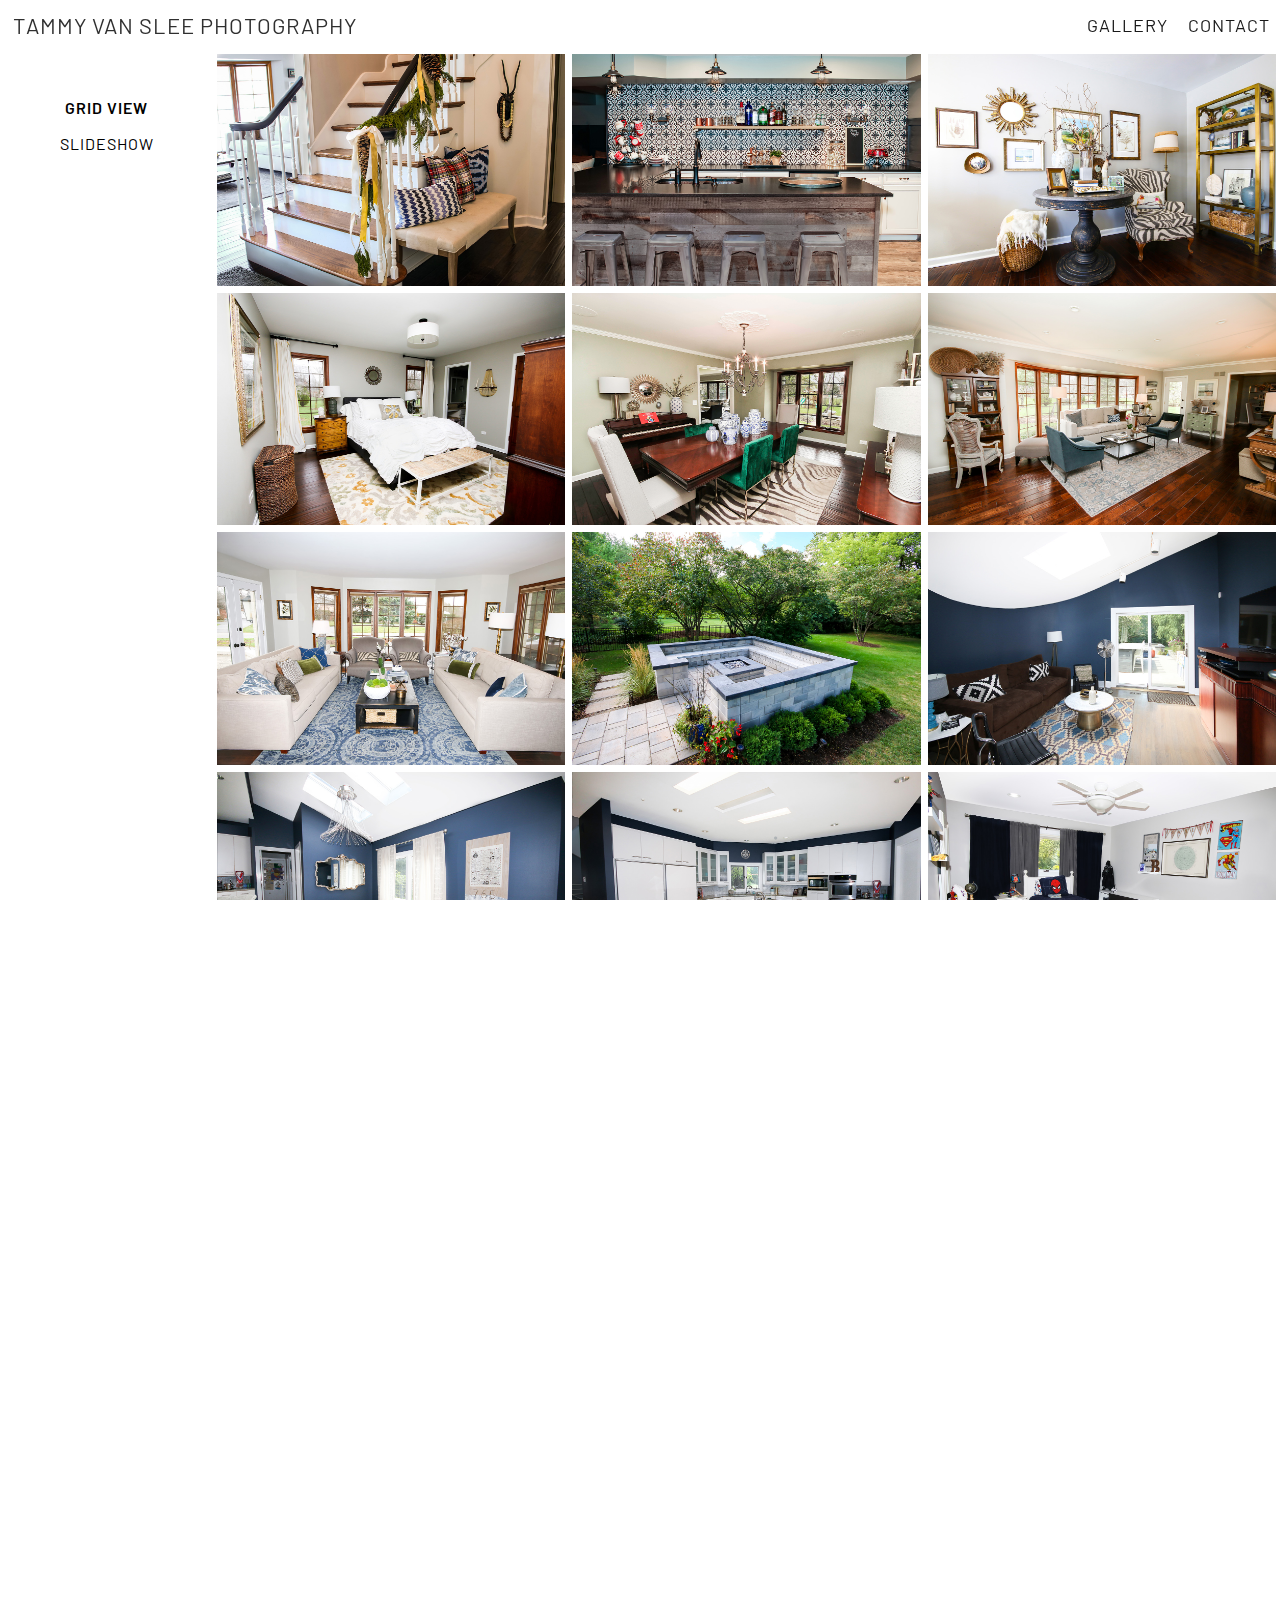
<file: gallery.html>
<!DOCTYPE html>
<html lang="en">
<head>
    <!-- bootstrap -->
    <link rel="stylesheet" href="https://maxcdn.bootstrapcdn.com/bootstrap/4.0.0/css/bootstrap.min.css" integrity="sha384-Gn5384xqQ1aoWXA+058RXPxPg6fy4IWvTNh0E263XmFcJlSAwiGgFAW/dAiS6JXm" crossorigin="anonymous">
    <script src="https://code.jquery.com/jquery-3.2.1.slim.min.js" integrity="sha384-KJ3o2DKtIkvYIK3UENzmM7KCkRr/rE9/Qpg6aAZGJwFDMVNA/GpGFF93hXpG5KkN" crossorigin="anonymous"></script>
    <script src="https://cdnjs.cloudflare.com/ajax/libs/popper.js/1.12.9/umd/popper.min.js" integrity="sha384-ApNbgh9B+Y1QKtv3Rn7W3mgPxhU9K/ScQsAP7hUibX39j7fakFPskvXusvfa0b4Q" crossorigin="anonymous"></script>
    <script src="https://maxcdn.bootstrapcdn.com/bootstrap/4.0.0/js/bootstrap.min.js" integrity="sha384-JZR6Spejh4U02d8jOt6vLEHfe/JQGiRRSQQxSfFWpi1MquVdAyjUar5+76PVCmYl" crossorigin="anonymous"></script>
    <!-- carousel -->
    <link rel="stylesheet" type="text/css" href="css/demo.css" />
    <link rel="stylesheet" type="text/css" href="css/style1.css" />
    <script type="text/javascript" src="js/modernizr.custom.86080.js"></script>  
    <!-- animate   -->
    <link rel="stylesheet" type="text/css" href="css/animate.css">
    <!-- font awesome -->
    <link rel="stylesheet" href="https://use.fontawesome.com/releases/v5.0.10/css/all.css" integrity="sha384-+d0P83n9kaQMCwj8F4RJB66tzIwOKmrdb46+porD/OvrJ+37WqIM7UoBtwHO6Nlg" crossorigin="anonymous">
    <!-- google fonts -->
    <link href="https://fonts.googleapis.com/css?family=Barlow|Didact+Gothic" rel="stylesheet">
    <!-- personal -->
    <link rel="stylesheet" type="text/css" href="css/style.css">
    <script src="js/app.js"></script>

    <meta charset="UTF-8">
    <meta name="viewport" content="width=device-width, initial-scale=1.0">
    <meta http-equiv="X-UA-Compatible" content="ie=edge">
    <link rel="icon" href="images/favicon2.ico" type="image/x-icon" />
    <title>Tammy van Slee</title>
</head>
<body>

    <div class="container-fluid container-gallery">

        <!-- NAVBAR -->
        <nav class="navbar navbar-expand-lg navbar-light codrops-top">
            <a class="navbar-brand navleft" href="index.html">
                Tammy van Slee Photography
            </a>
            <button class="navbar-toggler" type="button" data-toggle="collapse" data-target="#navbarNav" aria-controls="navbarNav" aria-expanded="false" aria-label="Toggle navigation">
              <span class="navbar-toggler-icon"></span>
            </button>
            <div class="collapse navbar-collapse justify-content-end" id="navbarNav">
              <ul class="navbar-nav">
                <li class="nav-item">
                    <a class="navright" href="gallery.html">Gallery</a>
                </li>
                <li class="nav-item">
                    <button type="button" class="btn btn-primary navright" data-toggle="modal" data-target="#exampleModal">
                        CONTACT
                    </button>
                </li>
              </ul>
            </div>
        </nav>

        <!-- gallery -->
        <div class="galleryCont">
            <div class="row">
                
                    <div class="col-md-2 sideNav">
                        <!-- SIDE NAV -->
                        <div class="row">
                            <div class="col-md-12">
                                <button type="button" class="btn btn-light" id="gridBtn">GRID VIEW</button>
                            </div>
                        </div>

                        <div class="row">
                            <div class="col-md-12">
                                <button type="button" class="btn btn-light" id="carouselBtn">SLIDESHOW</button>
                            </div>
                        </div>
                    </div>
                
                
                <!-- Gallery Modal -->
                <div id="myModal" class="galModal">
                    <!-- The Close Button -->
                    <span class="galClose">&times;</span>
                    
                    <!-- Modal Content -->
                    <img class="gal-modal-content" id="img01">
                </div>

                
                <div class="col-md-10">

                    <!-- GALLERY GRID -->
                    <div class="col-md-12 galleryGrid" id="gridView">

                        <div class="row">
                            <div class="col-md-4">
                                <img class="galImg" id="galleryImg" src="images/gallery/g1.jpg">
                            </div>
                            <div class="col-md-4">
                                <img class="galImg" id="galleryImg" src="images/gallery/g2.jpg">
                            </div>
                            <div class="col-md-4">
                                <img class="galImg" id="galleryImg" src="images/gallery/g3.jpg">
                            </div>
                        </div>
                        <div class="row">
                            <div class="col-md-4">
                                <img class="galImg" id="galleryImg" src="images/gallery/g4.jpg">
                            </div>
                            <div class="col-md-4">
                                <img class="galImg" id="galleryImg" src="images/gallery/g5.jpg">
                            </div>
                            <div class="col-md-4">
                                <img class="galImg" id="galleryImg" src="images/gallery/g6.jpg">
                            </div>
                        </div>
                        <div class="row">
                            <div class="col-md-4">
                                <img class="galImg" id="galleryImg" src="images/gallery/g7.jpg">
                            </div>
                            <div class="col-md-4">
                                <img class="galImg" id="galleryImg" src="images/gallery/g8.jpg">
                            </div>
                            <div class="col-md-4">
                                <img class="galImg" id="galleryImg" src="images/gallery/g9.jpg">
                            </div>
                        </div>
                        <div class="row">
                            <div class="col-md-4">
                                <img class="galImg" id="galleryImg" src="images/gallery/g10.jpg">
                            </div>
                            <div class="col-md-4">
                                <img class="galImg" id="galleryImg" src="images/gallery/g11.jpg">
                            </div>
                            <div class="col-md-4">
                                <img class="galImg" id="galleryImg" src="images/gallery/g12.jpg">
                            </div>
                        </div>
                        <div class="row">
                            <div class="col-md-4">
                                <img class="galImg" id="galleryImg" src="images/gallery/g13.jpg">
                            </div>
                            <div class="col-md-4">
                                <img class="galImg" id="galleryImg" src="images/gallery/g14.jpg">
                            </div>
                            <div class="col-md-4">
                                <img class="galImg" id="galleryImg" src="images/gallery/g15.jpg">
                            </div>
                        </div>
                        <div class="row">
                            <div class="col-md-4">
                                <img class="galImg" id="galleryImg" src="images/gallery/g16.jpg">
                            </div>
                            <div class="col-md-4">
                                <img class="galImg" id="galleryImg" src="images/gallery/g17.jpg">
                            </div>
                            <div class="col-md-4">
                                <img class="galImg" id="galleryImg" src="images/gallery/g18.jpg">
                            </div>
                        </div>
                        <div class="row">
                            <div class="col-md-4">
                                <img class="galImg" id="galleryImg" src="images/gallery/g19.jpg">
                            </div>
                            <div class="col-md-4">
                                <img class="galImg" id="galleryImg" src="images/gallery/g20.jpg">
                            </div>
                            <div class="col-md-4">
                                <img class="galImg" id="galleryImg" src="images/gallery/g21.jpg">
                            </div>
                        </div>
                        <div class="row">
                            <div class="col-md-4">
                                <img class="galImg" id="galleryImg" src="images/gallery/g22.jpg">
                            </div>
                        </div>
                    </div>

                    <!-- GALLERY CAROUSEL -->
                    <div class="col-md-12" id="carouselView">
                        <div id="carouselExampleIndicators" class="carousel slide" data-ride="carousel">
                            <div class="carousel-inner">
                                <div class="carousel-item active">
                                    <img class="d-block w-100" src="images/gallery/g1.jpg" alt="First slide">
                                </div>
                                <div class="carousel-item">
                                    <img class="d-block w-100" src="images/gallery/g2.jpg" alt="Second slide">
                                </div>
                                <div class="carousel-item">
                                    <img class="d-block w-100" src="images/gallery/g3.jpg" alt="Third slide">
                                </div>
                                <div class="carousel-item">
                                    <img class="d-block w-100" src="images/gallery/g4.jpg" alt="First slide">
                                </div>
                                <div class="carousel-item">
                                    <img class="d-block w-100" src="images/gallery/g5.jpg" alt="First slide">
                                </div>
                                <div class="carousel-item">
                                    <img class="d-block w-100" src="images/gallery/g6.jpg" alt="Second slide">
                                </div>
                                <div class="carousel-item">
                                    <img class="d-block w-100" src="images/gallery/g7.jpg" alt="Third slide">
                                </div>
                                <div class="carousel-item">
                                    <img class="d-block w-100" src="images/gallery/g8.jpg" alt="First slide">
                                </div>
                                <div class="carousel-item">
                                    <img class="d-block w-100" src="images/gallery/g9.jpg" alt="Second slide">
                                </div>
                                <div class="carousel-item">
                                    <img class="d-block w-100" src="images/gallery/g10.jpg" alt="Third slide">
                                </div>
                                <div class="carousel-item">
                                    <img class="d-block w-100" src="images/gallery/g11.jpg" alt="First slide">
                                </div>
                                <div class="carousel-item">
                                    <img class="d-block w-100" src="images/gallery/g12.jpg" alt="Second slide">
                                </div>
                                <div class="carousel-item">
                                    <img class="d-block w-100" src="images/gallery/g13.jpg" alt="Third slide">
                                </div>
                                <div class="carousel-item">
                                    <img class="d-block w-100" src="images/gallery/g14.jpg" alt="First slide">
                                </div>
                                <div class="carousel-item">
                                    <img class="d-block w-100" src="images/gallery/g15.jpg" alt="Second slide">
                                </div>
                                <div class="carousel-item">
                                    <img class="d-block w-100" src="images/gallery/g16.jpg" alt="Third slide">
                                </div>
                                <div class="carousel-item">
                                    <img class="d-block w-100" src="images/gallery/g17.jpg" alt="Second slide">
                                </div>
                                <div class="carousel-item">
                                    <img class="d-block w-100" src="images/gallery/g18.jpg" alt="Third slide">
                                </div>
                                <div class="carousel-item">
                                    <img class="d-block w-100" src="images/gallery/g19.jpg" alt="First slide">
                                </div>
                                <div class="carousel-item">
                                    <img class="d-block w-100" src="images/gallery/g20.jpg" alt="Second slide">
                                </div>
                                <div class="carousel-item">
                                    <img class="d-block w-100" src="images/gallery/g21.jpg" alt="Third slide">
                                </div>
                                <div class="carousel-item">
                                    <img class="d-block w-100" src="images/gallery/g22.jpg" alt="Third slide">
                                </div>
                            </div>
                            <a class="carousel-control-prev" href="#carouselExampleIndicators" role="button" data-slide="prev">
                                <span class="carousel-control-prev-icon" aria-hidden="true"></span>
                                <span class="sr-only">Previous</span>
                            </a>
                            <a class="carousel-control-next" href="#carouselExampleIndicators" role="button" data-slide="next">
                                <span class="carousel-control-next-icon" aria-hidden="true"></span>
                                <span class="sr-only">Next</span>
                            </a>
                        </div>
                    </div>

                </div>

            
            </div>
        </div>

        <!-- Modal -->
        <div class="modal fade" id="exampleModal" tabindex="-1" role="dialog" aria-labelledby="exampleModalLabel" aria-hidden="true">
            <div class="modal-dialog" role="document">
                <div class="modal-content">
                    <div class="modal-header">
                        <!-- <h5 class="modal-title" id="exampleModalLabel">
                            Contact Tammy
                        </h5> -->
                        <button type="button" class="close" data-dismiss="modal" aria-label="Close">
                            <span aria-hidden="true">&times;</span>
                        </button>
                    </div>
                    <div class="modal-body">
                        <div class="row">
                            <div class="col-md-12" id="bio">
                                Tammy van Slee is a real estate photographer based in the St. Charles area.
                                Her passion for photography enables her to capture the true essence of each home.
                            </div>
                        </div>
                        <div class="row">
                            <div class="col-md-12">
                                Tammy van Slee
                            </div>
                        </div>
                        <div class="row">
                            <div class="col-md-12">
                                tvanslee@gmail.com
                            </div>
                        </div>
                        <div class="row icons">
                            <div class="col-md-12">
                                <a href="https://www.facebook.com/tvansleephotography/"><i class="fab fa-facebook fa-2x"></i></a>
                                <a href="https://www.linkedin.com/in/tammy-van-slee-3471121a"><i class="fab fa-linkedin fa-2x"></i></a>
                                <a href="mailto:tvanslee@gmail.com?"><i class="fas fa-envelope-square fa-2x"></i></a>
                            </div>
                        </div>
                    </div>
                    <div class="modal-footer">
                        <button type="button" class="btn btn-secondary modalBtn" data-dismiss="modal">Close</button>
                    </div>
                </div>
            </div>
        </div>

    </div>
    
</body>
</html>
</file>
<file: css/demo.css>
@font-face {
    font-family: 'BebasNeueRegular';
    src: url('fonts/BebasNeue-webfont.eot');
    src: url('fonts/BebasNeue-webfont.eot?#iefix') format('embedded-opentype'),
         url('fonts/BebasNeue-webfont.woff') format('woff'),
         url('fonts/BebasNeue-webfont.ttf') format('truetype'),
         url('fonts/BebasNeue-webfont.svg#BebasNeueRegular') format('svg');
    font-weight: normal;
    font-style: normal;
}
/* CSS reset */
body,div,dl,dt,dd,ul,ol,li,h1,h2,h3,h4,h5,h6,pre,form,fieldset,input,textarea,p,blockquote,th,td { 
	margin:0;
	padding:0;
}
html,body {
	margin:0;
	padding:0;
}
table {
	border-collapse:collapse;
	border-spacing:0;
}
fieldset,img { 
	border:0;
}
input{
	border:1px solid #b0b0b0;
	padding:3px 5px 4px;
	color:#979797;
	width:190px;
}
address,caption,cite,code,dfn,th,var {
	font-style:normal;
	font-weight:normal;
}
ol,ul {
	list-style:none;
}
caption,th {
	text-align:left;
}
h1,h2,h3,h4,h5,h6 {
	font-size:100%;
	font-weight:normal;
}
q:before,q:after {
	content:'';
}
abbr,acronym { border:0;
}
/* General Demo Style */
body{
	font-family: Constantia, Palatino, "Palatino Linotype", "Palatino LT STD", Georgia, serif;
	background: rgb(224, 224, 224);
	font-weight: 400;
	font-size: 15px;
	color: #aa3e03;
	overflow-y: scroll;
	overflow-x: hidden;
}
.ie7 body{
	overflow:hidden;
}
a{
	color: #333;
	text-decoration: none;
}
.container{
	position: relative;
	text-align: center;
}
.clr{
	clear: both;
}
.container > header{
	padding: 30px 30px 10px 20px;
	margin: 0px 20px 10px 20px;
	position: relative;
	display: block;
	text-shadow: 1px 1px 1px rgba(0,0,0,0.2);
    text-align: left;
}
.container > header h1{
	font-family: 'BebasNeueRegular', 'Arial Narrow', Arial, sans-serif;
	font-size: 35px;
	line-height: 35px;
	position: relative;
	font-weight: 400;
	color: #fff;
	text-shadow: 1px 1px 1px rgba(0,0,0,0.3);
    padding: 0px 0px 5px 0px;
}
.container > header h1 span{

}
.container > header h2, p.info{
	font-size: 16px;
	font-style: italic;
	color: #f8f8f8;
	text-shadow: 1px 1px 1px rgba(0,0,0,0.6);
}
/* Header Style */
.codrops-top{
	font-family: Arial, sans-serif;
	line-height: 24px;
	font-size: 11px;
	width: 100%;
	background: #000;
	opacity: 0.9;
	text-transform: uppercase;
	z-index: 9999;
	position: relative;
	-moz-box-shadow: 1px 0px 2px #000;
	-webkit-box-shadow: 1px 0px 2px #000;
	box-shadow: 1px 0px 2px #000;
}
.codrops-top a{
	padding: 0px 10px;
	letter-spacing: 1px;
	color: #ddd;
	display: block;
	float: left;
}
.codrops-top a:hover{
	color: #fff;
}
.codrops-top span.right{
	float: right;
}
.codrops-top span.right a{
	display: inline;
}

p.codrops-demos{
	display: block;
	padding: 15px 0px;
}
p.codrops-demos a,
p.codrops-demos a.current-demo,
p.codrops-demos a.current-demo:hover{
    display: inline-block;
	border: 1px solid #6d0019;
	padding: 4px 10px 3px;
	font-size: 13px;
	line-height: 18px;
	margin: 2px 3px;
	font-weight: 800;
	-webkit-box-shadow: 0px 1px 1px rgba(0,0,0,0.1);
	-moz-box-shadow:0px 1px 1px rgba(0,0,0,0.1);
	box-shadow: 0px 1px 1px rgba(0,0,0,0.1);
	color:#fff;
	-webkit-border-radius: 5px;
	-moz-border-radius: 5px;
	border-radius: 5px;
	background: #a90329;
	background: -moz-linear-gradient(top, #a90329 0%, #8f0222 44%, #6d0019 100%);
	background: -webkit-gradient(linear, left top, left bottom, color-stop(0%,#a90329), color-stop(44%,#8f0222), color-stop(100%,#6d0019));
	background: -webkit-linear-gradient(top, #a90329 0%,#8f0222 44%,#6d0019 100%);
	background: -o-linear-gradient(top, #a90329 0%,#8f0222 44%,#6d0019 100%);
	background: -ms-linear-gradient(top, #a90329 0%,#8f0222 44%,#6d0019 100%);
	background: linear-gradient(top, #a90329 0%,#8f0222 44%,#6d0019 100%);
}
p.codrops-demos a:hover{
	background: #6d0019;
}
p.codrops-demos a:active{
	background: #6d0019;
	background: -moz-linear-gradient(top, #6d0019 0%, #8f0222 56%, #a90329 100%);
	background: -webkit-gradient(linear, left top, left bottom, color-stop(0%,#6d0019), color-stop(56%,#8f0222), color-stop(100%,#a90329));
	background: -webkit-linear-gradient(top, #6d0019 0%,#8f0222 56%,#a90329 100%);
	background: -o-linear-gradient(top, #6d0019 0%,#8f0222 56%,#a90329 100%);
	background: -ms-linear-gradient(top, #6d0019 0%,#8f0222 56%,#a90329 100%);
	background: linear-gradient(top, #6d0019 0%,#8f0222 56%,#a90329 100%);
	-webkit-box-shadow: 0px 1px 1px rgba(255,255,255,0.9);
	-moz-box-shadow:0px 1px 1px rgba(255,255,255,0.9);
	box-shadow: 0px 1px 1px rgba(255,255,255,0.9);
}
p.codrops-demos a.current-demo,
p.codrops-demos a.current-demo:hover{
	color: #A5727D;
	background: #6d0019;
}
/* Media Queries */
@media screen and (max-width: 767px) {
	.container > header{
		text-align: center;
	}
	p.codrops-demos {
		position: relative;
		top: auto;
		left: auto;
	}
}
</file>
<file: css/style1.css>
.cb-slideshow,
.cb-slideshow:after { 
    position: fixed;
    width: 100%;
    height: 100%;
    top: 0px;
    left: 0px;
    z-index: 0; 
}

.cb-slideshow li span { 
    width: 100%;
    height: 100%;
    position: absolute;
    top: 0px;
    left: 0px;
    color: transparent;
    background-size: cover;
    background-position: 50% 50%;
    background-repeat: none;
    opacity: 0;
    z-index: 0;
	-webkit-backface-visibility: hidden;
    -webkit-animation: imageAnimation 36s linear infinite 0s;
    -moz-animation: imageAnimation 36s linear infinite 0s;
    -o-animation: imageAnimation 36s linear infinite 0s;
    -ms-animation: imageAnimation 36s linear infinite 0s;
    animation: imageAnimation 36s linear infinite 0s; 
}
.cb-slideshow li div { 
    z-index: 1000;
    position: absolute;
    bottom: 30px;
    left: 0px;
    width: 100%;
    text-align: center;
    opacity: 0;
    color: #fff;
    -webkit-animation: titleAnimation 36s linear infinite 0s;
    -moz-animation: titleAnimation 36s linear infinite 0s;
    -o-animation: titleAnimation 36s linear infinite 0s;
    -ms-animation: titleAnimation 36s linear infinite 0s;
    animation: titleAnimation 36s linear infinite 0s; 
}
.cb-slideshow li div h3 { 
    font-family: 'BebasNeueRegular', 'Arial Narrow', Arial, sans-serif;
    font-size: 240px;
    padding: 0;
    line-height: 200px; 
}
.cb-slideshow li:nth-child(1) span { 
    background-image: url(../images/1.jpg) 
}
.cb-slideshow li:nth-child(2) span { 
    background-image: url(../images/2.jpg);
    -webkit-animation-delay: 6s;
    -moz-animation-delay: 6s;
    -o-animation-delay: 6s;
    -ms-animation-delay: 6s;
    animation-delay: 6s; 
}
.cb-slideshow li:nth-child(3) span { 
    background-image: url(../images/3.jpg);
    -webkit-animation-delay: 12s;
    -moz-animation-delay: 12s;
    -o-animation-delay: 12s;
    -ms-animation-delay: 12s;
    animation-delay: 12s; 
}
.cb-slideshow li:nth-child(4) span { 
    background-image: url(../images/4.jpg);
    -webkit-animation-delay: 18s;
    -moz-animation-delay: 18s;
    -o-animation-delay: 18s;
    -ms-animation-delay: 18s;
    animation-delay: 18s; 
}
.cb-slideshow li:nth-child(5) span { 
    background-image: url(../images/5.jpg);
    -webkit-animation-delay: 24s;
    -moz-animation-delay: 24s;
    -o-animation-delay: 24s;
    -ms-animation-delay: 24s;
    animation-delay: 24s; 
}
.cb-slideshow li:nth-child(6) span { 
    background-image: url(../images/6.jpg);
    -webkit-animation-delay: 30s;
    -moz-animation-delay: 30s;
    -o-animation-delay: 30s;
    -ms-animation-delay: 30s;
    animation-delay: 30s; 
}
.cb-slideshow li:nth-child(2) div { 
    -webkit-animation-delay: 6s;
    -moz-animation-delay: 6s;
    -o-animation-delay: 6s;
    -ms-animation-delay: 6s;
    animation-delay: 6s; 
}
.cb-slideshow li:nth-child(3) div { 
    -webkit-animation-delay: 12s;
    -moz-animation-delay: 12s;
    -o-animation-delay: 12s;
    -ms-animation-delay: 12s;
    animation-delay: 12s; 
}
.cb-slideshow li:nth-child(4) div { 
    -webkit-animation-delay: 18s;
    -moz-animation-delay: 18s;
    -o-animation-delay: 18s;
    -ms-animation-delay: 18s;
    animation-delay: 18s; 
}
.cb-slideshow li:nth-child(5) div { 
    -webkit-animation-delay: 24s;
    -moz-animation-delay: 24s;
    -o-animation-delay: 24s;
    -ms-animation-delay: 24s;
    animation-delay: 24s; 
}
.cb-slideshow li:nth-child(6) div { 
    -webkit-animation-delay: 30s;
    -moz-animation-delay: 30s;
    -o-animation-delay: 30s;
    -ms-animation-delay: 30s;
    animation-delay: 30s; 
}
/* Animation for the slideshow images */
@-webkit-keyframes imageAnimation { 
    0% { opacity: 0;
    -webkit-animation-timing-function: ease-in; }
    8% { opacity: 1;
         -webkit-animation-timing-function: ease-out; }
    17% { opacity: 1 }
    25% { opacity: 0 }
    100% { opacity: 0 }
}
@-moz-keyframes imageAnimation { 
    0% { opacity: 0;
    -moz-animation-timing-function: ease-in; }
    8% { opacity: 1;
         -moz-animation-timing-function: ease-out; }
    17% { opacity: 1 }
    25% { opacity: 0 }
    100% { opacity: 0 }
}
@-o-keyframes imageAnimation { 
    0% { opacity: 0;
    -o-animation-timing-function: ease-in; }
    8% { opacity: 1;
         -o-animation-timing-function: ease-out; }
    17% { opacity: 1 }
    25% { opacity: 0 }
    100% { opacity: 0 }
}
@-ms-keyframes imageAnimation { 
    0% { opacity: 0;
    -ms-animation-timing-function: ease-in; }
    8% { opacity: 1;
         -ms-animation-timing-function: ease-out; }
    17% { opacity: 1 }
    25% { opacity: 0 }
    100% { opacity: 0 }
}
@keyframes imageAnimation { 
    0% { opacity: 0;
    animation-timing-function: ease-in; }
    8% { opacity: 1;
         animation-timing-function: ease-out; }
    17% { opacity: 1 }
    25% { opacity: 0 }
    100% { opacity: 0 }
}
/* Animation for the title */
@-webkit-keyframes titleAnimation { 
    0% { opacity: 0 }
    8% { opacity: 1 }
    17% { opacity: 1 }
    19% { opacity: 0 }
    100% { opacity: 0 }
}
@-moz-keyframes titleAnimation { 
    0% { opacity: 0 }
    8% { opacity: 1 }
    17% { opacity: 1 }
    19% { opacity: 0 }
    100% { opacity: 0 }
}
@-o-keyframes titleAnimation { 
    0% { opacity: 0 }
    8% { opacity: 1 }
    17% { opacity: 1 }
    19% { opacity: 0 }
    100% { opacity: 0 }
}
@-ms-keyframes titleAnimation { 
    0% { opacity: 0 }
    8% { opacity: 1 }
    17% { opacity: 1 }
    19% { opacity: 0 }
    100% { opacity: 0 }
}
@keyframes titleAnimation { 
    0% { opacity: 0 }
    8% { opacity: 1 }
    17% { opacity: 1 }
    19% { opacity: 0 }
    100% { opacity: 0 }
}
/* Show at least something when animations not supported */
.no-cssanimations .cb-slideshow li span{
	opacity: 1;
}

@media screen and (max-width: 1140px) { 
    .cb-slideshow li div h3 { font-size: 140px }
}
@media screen and (max-width: 600px) { 
    .cb-slideshow li div h3 { font-size: 80px }
}
</file>
<file: css/style.css>
body, html {
    height: 100%;
    margin: 0;
    overflow: auto;
    background: #fff;
}

.container-fluid {
    padding-left: 0 !important;
    padding-right: 0 !important;
}

.container-gallery {
    margin-top: 50px;
}

.navbar {
    padding: 0;
    position: fixed;
}

.codrops-top {
    width: 100%;
    height: 50px;
    background: rgba(255, 255, 255, .99);
    box-shadow: 1px 0px 2px #fff;
    font-family: 'Barlow', sans-serif;
    /* background: rgba(51, 51, 51, 0.5); */
}

.codrops-top a:hover {
    color: rgba(0, 0, 0, .5);
}

.codrops-top a {
    color: #000000;
    font-size: 22px;
    padding: 13px 10px;
}

.navbar-collapse {
    background-color: #fff;
}
 .navbar-toggler {
     background-color: #fff
 }

.navleft {
    padding: 13px !important;
}

.navright {
    font-size: 18px !important;
}

a:hover {
    text-decoration: none;
}

.btn {
    line-height: 24px;
    letter-spacing: 1px;
}

.btn-primary {
    color: #000000;
    background-color: rgba(0, 0, 0, 0);
    display: inline;
    font-size: 22px;
    padding: 13px 10px;
    border: none;
}

.btn-primary:not(:disabled):not(.disabled).active, .btn-primary:not(:disabled):not(.disabled):active, .show>.btn-primary.dropdown-toggle {
    color: #000000;
    background-color: rgba(0, 0, 0, 0);
    border: none;
}

.btn-primary.focus, .btn-primary:focus {
    box-shadow: none;
}

.btn-primary:hover {
    color: rgba(0, 0, 0, .5);
    background-color: rgba(0, 0, 0, 0);
    border: none;
}

.btn-primary:not(:disabled):not(.disabled).active:focus, .btn-primary:not(:disabled):not(.disabled):active:focus, .show>.btn-primary.dropdown-toggle:focus {
    box-shadow: none;
}

button:focus {
    outline: none;
}

.close:focus, .close:hover {
    outline: none;
}

/* CONTACT MODAL */

.modal-dialog {
    padding-top: 50px;
    margin: 0px;
    width: 400px;
    height: 100%;
    float: right;
    color: #000000;
    font-family: 'Didact Gothic', sans-serif;
    font-size: 20px;
    letter-spacing: 1px;
}

.modal-content {
    background-color: rgba(255, 255, 255, 1);
    border: 0;
    border-radius: 0%;
    height: 100%;
}

.modal-backdrop {
    background-color: rgba(0, 0, 0, 0)
}

.modal-header {
    border-bottom: none;
}

.modal-body {
    text-align: center;
    margin-top: 20%;
}

.icons {
    margin-top: 15px !important;
}

.modal-footer {
    border-top: none;
}

.modalBtn {
    color: #000000;
    background-color: rgba(255, 255, 255, 0);
    border: none;
}

.modalBtn:hover {
    color: #000000;
    background-color: rgba(255, 255, 255, 0);
    border-color: #000000;
    border: 1px solid;
    border-radius: .25rem;
    transition: none;
}

.modalBtn.focus, .modalBtn:focus {
    box-shadow: none;
}

.modalBtn:not(:disabled):not(.disabled).active:focus,
.modalBtn:not(:disabled):not(.disabled):active:focus,
.show>.modalBtn.dropdown-toggle:focus {
    box-shadow: none;
}

.modalBtn:not(:disabled):not(.disabled).active,
.modalBtn:not(:disabled):not(.disabled):active,
.show>.modalBtn.dropdown-toggle {
    color: #000000;
    background-color: rgba(255, 255, 255, 0);
    border: none;
}

#bio {
    padding: 5%;
    font-size: 15px;
    margin-bottom: 20%;
}

/* SIDENAV */

.sideNav {
    padding-top: 40px;
    padding-bottom: 20px;
    height: 100%;
}

/* BUTTONS */

#carouselBtn{
    font-family: 'Barlow', sans-serif;
    font-size: 16px;
    letter-spacing: 1px;
    color: #000000;
    background-color: #fff;
    border: none;
    margin: auto;
    width: 100%;
    text-align: center;
}

#carouselBtn.focus, #carouselBtn:focus {
    box-shadow: none;
}

#carouselBtn:hover {
    color: rgba(0, 0, 0, .5);
    background-color: rgba(0, 0, 0, 0);
    border: none;
}

#gridBtn{
    font-family: 'Barlow', sans-serif;
    font-size: 16px;
    letter-spacing: 1px;
    color: #000000;
    background-color: #fff;
    border: none;
    margin: auto;
    width: 100%;
    text-align: center;
    font-weight: 600;
}

#gridBtn.focus, #gridBtn:focus {
    box-shadow: none;
}

#gridBtn:hover {
    color: rgba(0, 0, 0, .5);
    background-color: rgba(0, 0, 0, 0);
    border: none;
}

/* GALLERY */

.galleryCont {
    margin-top: -50px;
    padding-top: 50px;
    background-color: #fff;
    height: 100%;
}

.galleryGrid {
    overflow-y: auto !important;
    height: 100%;
}

.galImg {
    width: 100%;
    padding: 1% 1% 1% 1%;
    transition: transform .2s;
}

.galImg:hover {
    transform: scale(1.02);
    opacity: .8;
}

#carouselView {
    display: none;
    height: 100%;
}


/* GALLERY MODAL */

/* The Modal (background) */
.galModal {
    display: none; /* Hidden by default */
    position: fixed; /* Stay in place */
    z-index: 1; /* Sit on top */
    padding-top: 100px; /* Location of the box */
    left: 0;
    top: 0;
    width: 100%; /* Full width */
    height: 100%; /* Full height */
    background-color: rgb(0,0,0); /* Fallback color */
    background-color: rgba(0,0,0,0.9); /* Black w/ opacity */
    overflow: auto;
}

/* Modal Content (Image) */
.gal-modal-content {
    margin: auto;
    display: block;
    height: 95%;
}

/* Add Animation - Zoom in the Modal */
.gal-modal-content, #caption { 
    animation-name: zoom;
    animation-duration: 0.6s;
}

@keyframes zoom {
    from {transform:scale(0)} 
    to {transform:scale(1)}
}

/* The Close Button */
.galClose {
    margin-top: 50px;
    position: absolute;
    top: 15px;
    right: 35px;
    color: #f1f1f1;
    font-size: 40px;
    font-weight: bold;
    transition: 0.3s;
}

.galClose:hover,
.galClose:focus {
    color: #bbb;
    text-decoration: none;
    cursor: pointer;
}

/* 100% Image Width on Smaller Screens */
@media only screen and (max-width: 1024px){
    .gal-modal-content {
        width: 100%;
        height: auto;
        padding-top: 25%;
    }
}

/* 100% Image Width on Smaller Screens */
@media only screen and (max-width: 726px){
    .gal-modal-content {
        width: 100%;
        height: auto;
        padding-top: 40%;
    }
}


/* CUSTOM SCROLLBAR */

::-webkit-scrollbar {
  width: 4px;
  height: 4px;
}
::-webkit-scrollbar-button {
  width: 0px;
  height: 0px;
}
::-webkit-scrollbar-thumb {
  background: #e1e1e1;
  border: 0px none #ffffff;
  border-radius: 50px;
}
::-webkit-scrollbar-thumb:hover {
  background: #ffffff;
}
::-webkit-scrollbar-thumb:active {
  background: #000000;
}
::-webkit-scrollbar-track {
  background: #666666;
  border: 0px none #ffffff;
  border-radius: 50px;
}
::-webkit-scrollbar-track:hover {
  background: #666666;
}
::-webkit-scrollbar-track:active {
  background: #333333;
}
::-webkit-scrollbar-corner {
  background: transparent;
}


.col, .col-1, .col-10, .col-11, .col-12, .col-2,
.col-3, .col-4, .col-5, .col-6, .col-7, .col-8,
.col-9, .col-auto, .col-lg, .col-lg-1, .col-lg-10,
.col-lg-11, .col-lg-12, .col-lg-2, .col-lg-3,
.col-lg-4, .col-lg-5, .col-lg-6, .col-lg-7,
.col-lg-8, .col-lg-9, .col-lg-auto, .col-md,
.col-md-1, .col-md-10, .col-md-11, .col-md-12,
.col-md-2, .col-md-3, .col-md-4, .col-md-5,
.col-md-6, .col-md-7, .col-md-8, .col-md-9,
.col-md-auto, .col-sm, .col-sm-1, .col-sm-10,
.col-sm-11, .col-sm-12, .col-sm-2, .col-sm-3,
.col-sm-4, .col-sm-5, .col-sm-6, .col-sm-7,
.col-sm-8, .col-sm-9, .col-sm-auto, .col-xl,
.col-xl-1, .col-xl-10, .col-xl-11, .col-xl-12,
.col-xl-2, .col-xl-3, .col-xl-4, .col-xl-5,
.col-xl-6, .col-xl-7, .col-xl-8, .col-xl-9, .col-xl-auto {
    padding-left: 0;
    padding-right: 0;
}

.row {
    margin-left: 0 !important;
    margin-right: 0 !important;
}
</file>
